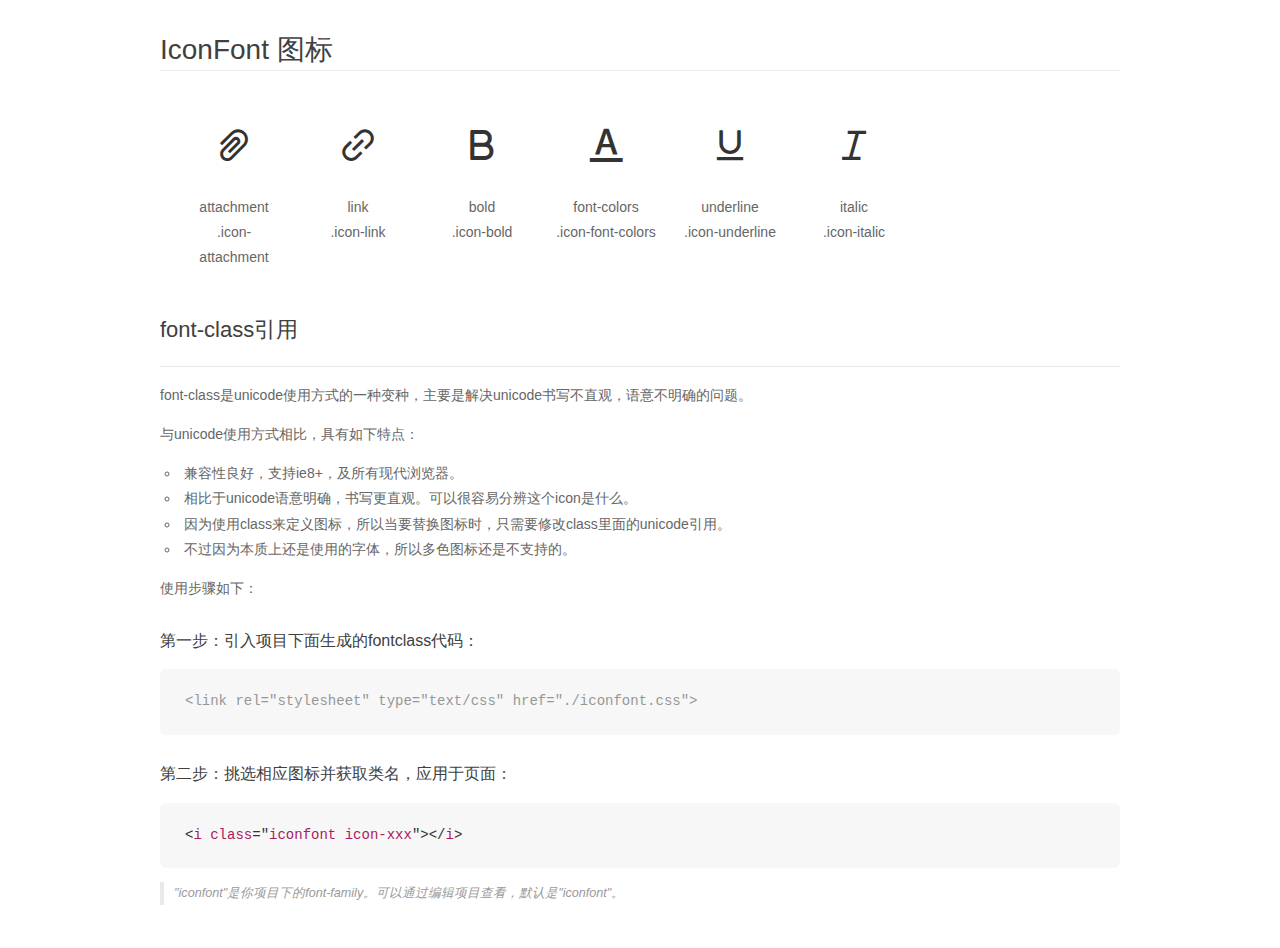
<file: star-zone-manage/icon/demo_fontclass.html>
<!DOCTYPE html>
<html>
<head>
    <meta charset="utf-8"/>
    <title>IconFont</title>
    <link rel="stylesheet" href="demo.css">
    <link rel="stylesheet" href="iconfont.css">
</head>
<body>
    <div class="main markdown">
        <h1>IconFont 图标</h1>
        <ul class="icon_lists clear">
            
                <li>
                <i class="icon iconfont icon-attachment"></i>
                    <div class="name">attachment</div>
                    <div class="fontclass">.icon-attachment</div>
                </li>
            
                <li>
                <i class="icon iconfont icon-link"></i>
                    <div class="name">link</div>
                    <div class="fontclass">.icon-link</div>
                </li>
            
                <li>
                <i class="icon iconfont icon-bold"></i>
                    <div class="name">bold</div>
                    <div class="fontclass">.icon-bold</div>
                </li>
            
                <li>
                <i class="icon iconfont icon-font-colors"></i>
                    <div class="name">font-colors</div>
                    <div class="fontclass">.icon-font-colors</div>
                </li>
            
                <li>
                <i class="icon iconfont icon-underline"></i>
                    <div class="name">underline</div>
                    <div class="fontclass">.icon-underline</div>
                </li>
            
                <li>
                <i class="icon iconfont icon-italic"></i>
                    <div class="name">italic</div>
                    <div class="fontclass">.icon-italic</div>
                </li>
            
        </ul>

        <h2 id="font-class-">font-class引用</h2>
        <hr>

        <p>font-class是unicode使用方式的一种变种，主要是解决unicode书写不直观，语意不明确的问题。</p>
        <p>与unicode使用方式相比，具有如下特点：</p>
        <ul>
        <li>兼容性良好，支持ie8+，及所有现代浏览器。</li>
        <li>相比于unicode语意明确，书写更直观。可以很容易分辨这个icon是什么。</li>
        <li>因为使用class来定义图标，所以当要替换图标时，只需要修改class里面的unicode引用。</li>
        <li>不过因为本质上还是使用的字体，所以多色图标还是不支持的。</li>
        </ul>
        <p>使用步骤如下：</p>
        <h3 id="-fontclass-">第一步：引入项目下面生成的fontclass代码：</h3>


        <pre><code class="lang-js hljs javascript"><span class="hljs-comment">&lt;link rel="stylesheet" type="text/css" href="./iconfont.css"&gt;</span></code></pre>
        <h3 id="-">第二步：挑选相应图标并获取类名，应用于页面：</h3>
        <pre><code class="lang-css hljs">&lt;<span class="hljs-selector-tag">i</span> <span class="hljs-selector-tag">class</span>="<span class="hljs-selector-tag">iconfont</span> <span class="hljs-selector-tag">icon-xxx</span>"&gt;&lt;/<span class="hljs-selector-tag">i</span>&gt;</code></pre>
        <blockquote>
        <p>"iconfont"是你项目下的font-family。可以通过编辑项目查看，默认是"iconfont"。</p>
        </blockquote>
    </div>
</body>
</html>
</file>
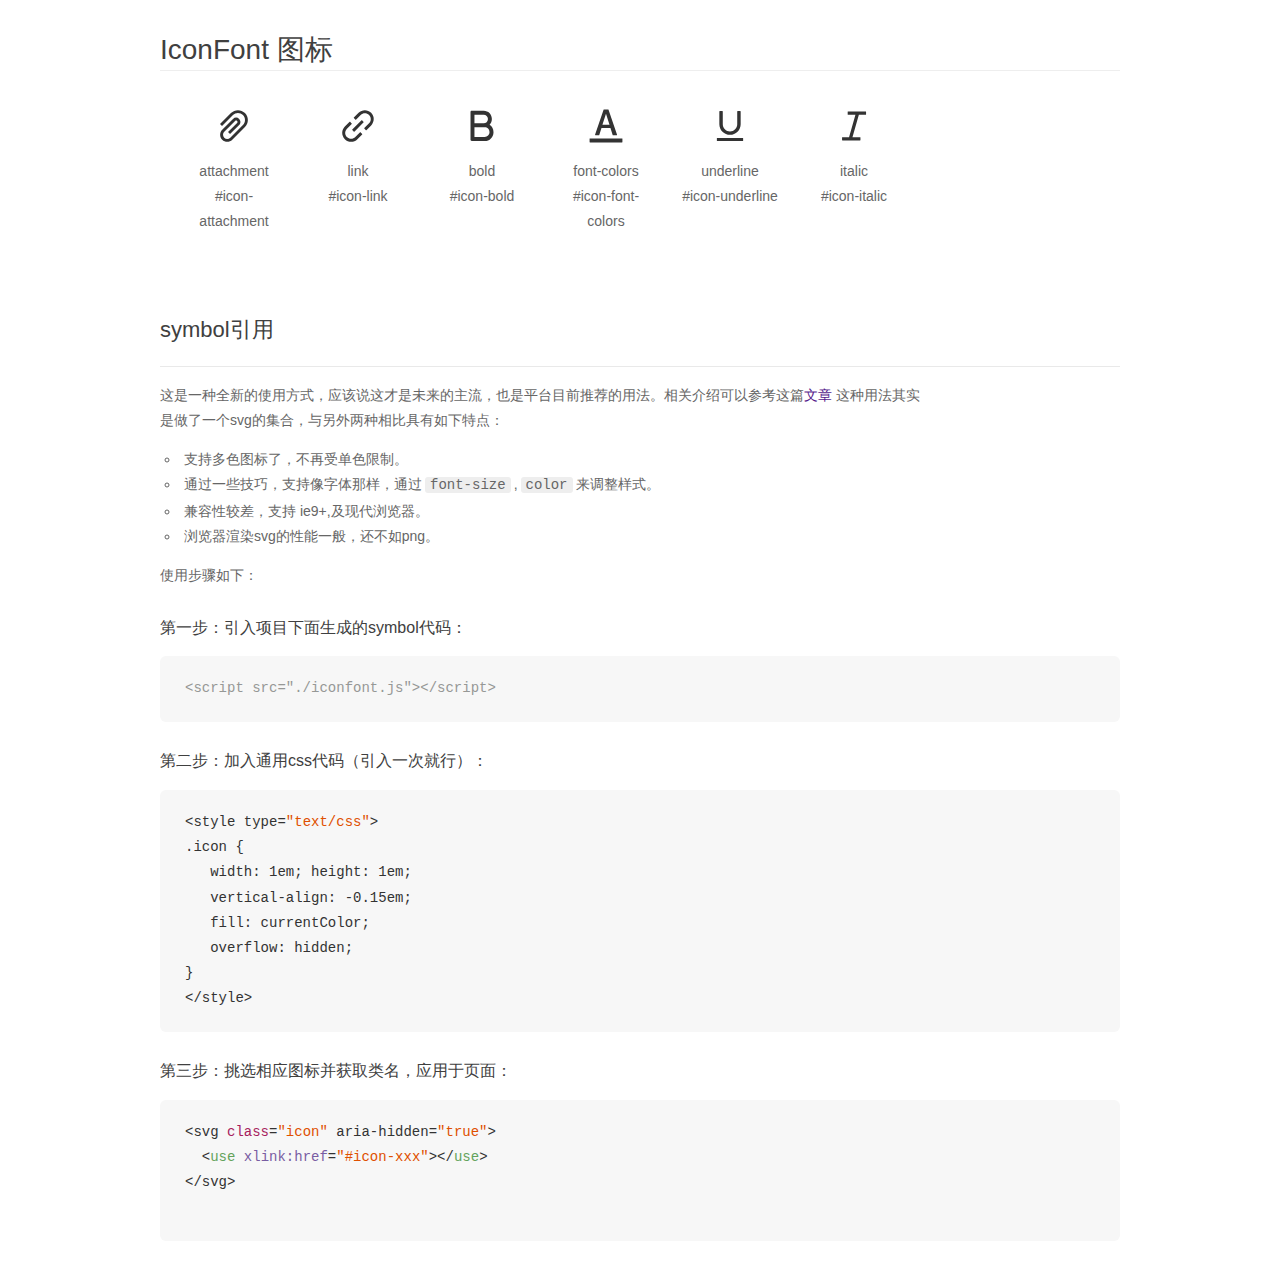
<file: star-zone-manage/icon/demo_symbol.html>
<!DOCTYPE html>
<html>
<head>
    <meta charset="utf-8"/>
    <title>IconFont</title>
    <link rel="stylesheet" href="demo.css">
    <script src="iconfont.js"></script>

    <style type="text/css">
        .icon {
          /* 通过设置 font-size 来改变图标大小 */
          width: 1em; height: 1em;
          /* 图标和文字相邻时，垂直对齐 */
          vertical-align: -0.15em;
          /* 通过设置 color 来改变 SVG 的颜色/fill */
          fill: currentColor;
          /* path 和 stroke 溢出 viewBox 部分在 IE 下会显示
             normalize.css 中也包含这行 */
          overflow: hidden;
        }

    </style>
</head>
<body>
    <div class="main markdown">
        <h1>IconFont 图标</h1>
        <ul class="icon_lists clear">
            
                <li>
                    <svg class="icon" aria-hidden="true">
                        <use xlink:href="#icon-attachment"></use>
                    </svg>
                    <div class="name">attachment</div>
                    <div class="fontclass">#icon-attachment</div>
                </li>
            
                <li>
                    <svg class="icon" aria-hidden="true">
                        <use xlink:href="#icon-link"></use>
                    </svg>
                    <div class="name">link</div>
                    <div class="fontclass">#icon-link</div>
                </li>
            
                <li>
                    <svg class="icon" aria-hidden="true">
                        <use xlink:href="#icon-bold"></use>
                    </svg>
                    <div class="name">bold</div>
                    <div class="fontclass">#icon-bold</div>
                </li>
            
                <li>
                    <svg class="icon" aria-hidden="true">
                        <use xlink:href="#icon-font-colors"></use>
                    </svg>
                    <div class="name">font-colors</div>
                    <div class="fontclass">#icon-font-colors</div>
                </li>
            
                <li>
                    <svg class="icon" aria-hidden="true">
                        <use xlink:href="#icon-underline"></use>
                    </svg>
                    <div class="name">underline</div>
                    <div class="fontclass">#icon-underline</div>
                </li>
            
                <li>
                    <svg class="icon" aria-hidden="true">
                        <use xlink:href="#icon-italic"></use>
                    </svg>
                    <div class="name">italic</div>
                    <div class="fontclass">#icon-italic</div>
                </li>
            
        </ul>


        <h2 id="symbol-">symbol引用</h2>
        <hr>

        <p>这是一种全新的使用方式，应该说这才是未来的主流，也是平台目前推荐的用法。相关介绍可以参考这篇<a href="">文章</a>
        这种用法其实是做了一个svg的集合，与另外两种相比具有如下特点：</p>
        <ul>
          <li>支持多色图标了，不再受单色限制。</li>
          <li>通过一些技巧，支持像字体那样，通过<code>font-size</code>,<code>color</code>来调整样式。</li>
          <li>兼容性较差，支持 ie9+,及现代浏览器。</li>
          <li>浏览器渲染svg的性能一般，还不如png。</li>
        </ul>
        <p>使用步骤如下：</p>
        <h3 id="-symbol-">第一步：引入项目下面生成的symbol代码：</h3>
        <pre><code class="lang-js hljs javascript"><span class="hljs-comment">&lt;script src="./iconfont.js"&gt;&lt;/script&gt;</span></code></pre>
        <h3 id="-css-">第二步：加入通用css代码（引入一次就行）：</h3>
        <pre><code class="lang-js hljs javascript">&lt;style type=<span class="hljs-string">"text/css"</span>&gt;
.icon {
   width: <span class="hljs-number">1</span>em; height: <span class="hljs-number">1</span>em;
   vertical-align: <span class="hljs-number">-0.15</span>em;
   fill: currentColor;
   overflow: hidden;
}
&lt;<span class="hljs-regexp">/style&gt;</span></code></pre>
        <h3 id="-">第三步：挑选相应图标并获取类名，应用于页面：</h3>
        <pre><code class="lang-js hljs javascript">&lt;svg <span class="hljs-class"><span class="hljs-keyword">class</span></span>=<span class="hljs-string">"icon"</span> aria-hidden=<span class="hljs-string">"true"</span>&gt;<span class="xml"><span class="hljs-tag">
  &lt;<span class="hljs-name">use</span> <span class="hljs-attr">xlink:href</span>=<span class="hljs-string">"#icon-xxx"</span>&gt;</span><span class="hljs-tag">&lt;/<span class="hljs-name">use</span>&gt;</span>
</span>&lt;<span class="hljs-regexp">/svg&gt;
        </span></code></pre>
    </div>
</body>
</html>
</file>
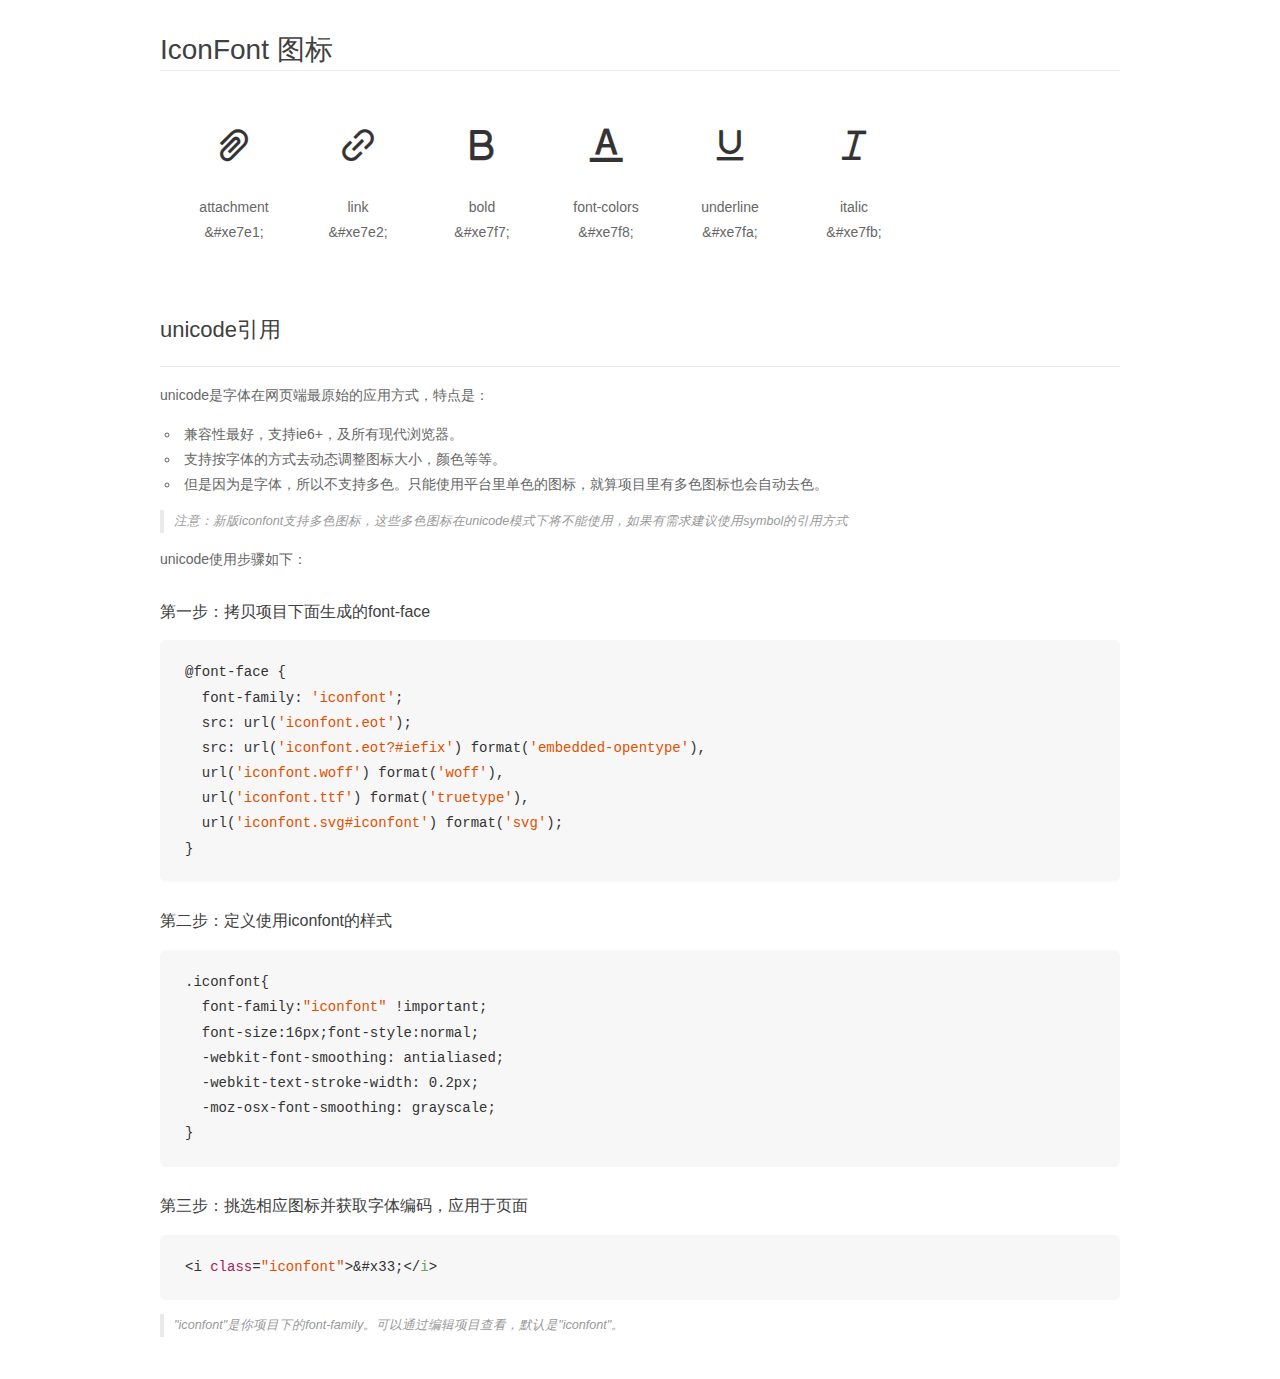
<file: star-zone-manage/icon/demo_unicode.html>
<!DOCTYPE html>
<html>
<head>
    <meta charset="utf-8"/>
    <title>IconFont</title>
    <link rel="stylesheet" href="demo.css">

    <style type="text/css">

        @font-face {font-family: "iconfont";
          src: url('iconfont.eot'); /* IE9*/
          src: url('iconfont.eot#iefix') format('embedded-opentype'), /* IE6-IE8 */
          url('iconfont.woff') format('woff'), /* chrome, firefox */
          url('iconfont.ttf') format('truetype'), /* chrome, firefox, opera, Safari, Android, iOS 4.2+*/
          url('iconfont.svg#iconfont') format('svg'); /* iOS 4.1- */
        }

        .iconfont {
          font-family:"iconfont" !important;
          font-size:16px;
          font-style:normal;
          -webkit-font-smoothing: antialiased;
          -webkit-text-stroke-width: 0.2px;
          -moz-osx-font-smoothing: grayscale;
        }

    </style>
</head>
<body>
    <div class="main markdown">
        <h1>IconFont 图标</h1>
        <ul class="icon_lists clear">
            
                <li>
                <i class="icon iconfont">&#xe7e1;</i>
                    <div class="name">attachment</div>
                    <div class="code">&amp;#xe7e1;</div>
                </li>
            
                <li>
                <i class="icon iconfont">&#xe7e2;</i>
                    <div class="name">link</div>
                    <div class="code">&amp;#xe7e2;</div>
                </li>
            
                <li>
                <i class="icon iconfont">&#xe7f7;</i>
                    <div class="name">bold</div>
                    <div class="code">&amp;#xe7f7;</div>
                </li>
            
                <li>
                <i class="icon iconfont">&#xe7f8;</i>
                    <div class="name">font-colors</div>
                    <div class="code">&amp;#xe7f8;</div>
                </li>
            
                <li>
                <i class="icon iconfont">&#xe7fa;</i>
                    <div class="name">underline</div>
                    <div class="code">&amp;#xe7fa;</div>
                </li>
            
                <li>
                <i class="icon iconfont">&#xe7fb;</i>
                    <div class="name">italic</div>
                    <div class="code">&amp;#xe7fb;</div>
                </li>
            
        </ul>
        <h2 id="unicode-">unicode引用</h2>
        <hr>

        <p>unicode是字体在网页端最原始的应用方式，特点是：</p>
        <ul>
        <li>兼容性最好，支持ie6+，及所有现代浏览器。</li>
        <li>支持按字体的方式去动态调整图标大小，颜色等等。</li>
        <li>但是因为是字体，所以不支持多色。只能使用平台里单色的图标，就算项目里有多色图标也会自动去色。</li>
        </ul>
        <blockquote>
        <p>注意：新版iconfont支持多色图标，这些多色图标在unicode模式下将不能使用，如果有需求建议使用symbol的引用方式</p>
        </blockquote>
        <p>unicode使用步骤如下：</p>
        <h3 id="-font-face">第一步：拷贝项目下面生成的font-face</h3>
        <pre><code class="lang-js hljs javascript">@font-face {
  font-family: <span class="hljs-string">'iconfont'</span>;
  src: url(<span class="hljs-string">'iconfont.eot'</span>);
  src: url(<span class="hljs-string">'iconfont.eot?#iefix'</span>) format(<span class="hljs-string">'embedded-opentype'</span>),
  url(<span class="hljs-string">'iconfont.woff'</span>) format(<span class="hljs-string">'woff'</span>),
  url(<span class="hljs-string">'iconfont.ttf'</span>) format(<span class="hljs-string">'truetype'</span>),
  url(<span class="hljs-string">'iconfont.svg#iconfont'</span>) format(<span class="hljs-string">'svg'</span>);
}
</code></pre>
        <h3 id="-iconfont-">第二步：定义使用iconfont的样式</h3>
        <pre><code class="lang-js hljs javascript">.iconfont{
  font-family:<span class="hljs-string">"iconfont"</span> !important;
  font-size:<span class="hljs-number">16</span>px;font-style:normal;
  -webkit-font-smoothing: antialiased;
  -webkit-text-stroke-width: <span class="hljs-number">0.2</span>px;
  -moz-osx-font-smoothing: grayscale;
}
</code></pre>
        <h3 id="-">第三步：挑选相应图标并获取字体编码，应用于页面</h3>
        <pre><code class="lang-js hljs javascript">&lt;i <span class="hljs-class"><span class="hljs-keyword">class</span></span>=<span class="hljs-string">"iconfont"</span>&gt;&amp;#x33;<span class="xml"><span class="hljs-tag">&lt;/<span class="hljs-name">i</span>&gt;</span></span></code></pre>

        <blockquote>
        <p>"iconfont"是你项目下的font-family。可以通过编辑项目查看，默认是"iconfont"。</p>
        </blockquote>
    </div>


</body>
</html>
</file>
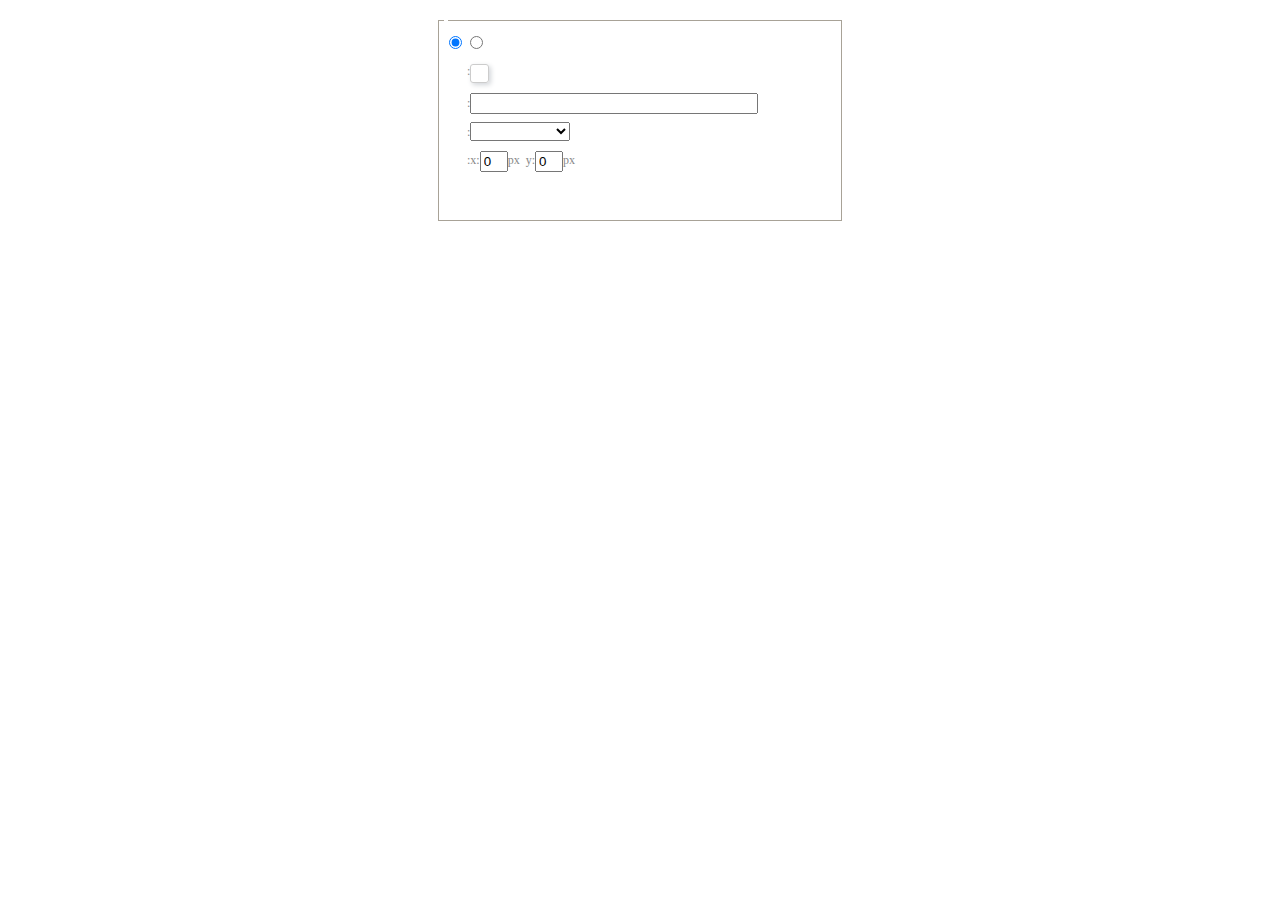
<file: star-zone-manage/js/ueditor/dialogs/background/background.html>
<!DOCTYPE HTML>
<html>
<head>
    <meta http-equiv="Content-Type" content="text/html;charset=utf-8"/>
    <script type="text/javascript" src="../internal.js"></script>
    <link rel="stylesheet" type="text/css" href="background.css">
</head>
<body>
    <div id="bg_container" class="wrapper">
        <div id="tabHeads" class="tabhead">
            <span class="focus" data-content-id="normal"><var id="lang_background_normal"></var></span>
            <span class="" data-content-id="imgManager"><var id="lang_background_local"></var></span>
        </div>
        <div id="tabBodys" class="tabbody">
            <div id="normal" class="panel focus">
                <fieldset class="bgarea">
                    <legend><var id="lang_background_set"></var></legend>
                    <div class="content">
                        <div>
                            <label><input id="nocolorRadio" class="iptradio" type="radio" name="t" value="none" checked="checked"><var id="lang_background_none"></var></label>
                            <label><input id="coloredRadio" class="iptradio" type="radio" name="t" value="color"><var id="lang_background_colored"></var></label>
                        </div>
                        <div class="wrapcolor pl">
                            <div class="color">
                                <var id="lang_background_color"></var>:
                            </div>
                            <div id="colorPicker"></div>
                            <div class="clear"></div>
                        </div>
                        <div class="wrapcolor pl">
                            <label><var id="lang_background_netimg"></var>:</label><input class="txt" type="text" id="url">
                        </div>
                        <div id="alignment" class="alignment">
                            <var id="lang_background_align"></var>:<select id="repeatType">
                                <option value="center"></option>
                                <option value="repeat-x"></option>
                                <option value="repeat-y"></option>
                                <option value="repeat"></option>
                                <option value="self"></option>
                            </select>
                        </div>
                        <div id="custom" >
                            <var id="lang_background_position"></var>:x:<input type="text" size="1" id="x" maxlength="4" value="0">px&nbsp;&nbsp;y:<input type="text" size="1" id="y" maxlength="4" value="0">px
                        </div>
                    </div>
                </fieldset>

            </div>
            <div id="imgManager" class="panel">
                <div id="imageList" style=""></div>
            </div>
        </div>
    </div>
    <script type="text/javascript" src="background.js"></script>
</body>
</html>
</file>
<file: star-zone-manage/icon/iconfont.css>
@font-face {font-family: "iconfont";
  src: url('iconfont.eot?t=1528252620543'); /* IE9*/
  src: url('iconfont.eot?t=1528252620543#iefix') format('embedded-opentype'), /* IE6-IE8 */
  url('[data-uri]') format('woff'),
  url('iconfont.ttf?t=1528252620543') format('truetype'), /* chrome, firefox, opera, Safari, Android, iOS 4.2+*/
  url('iconfont.svg?t=1528252620543#iconfont') format('svg'); /* iOS 4.1- */
}

.iconfont {
  font-family:"iconfont" !important;
  font-size:16px;
  font-style:normal;
  -webkit-font-smoothing: antialiased;
  -moz-osx-font-smoothing: grayscale;
}

.icon-attachment:before { content: "\e7e1"; }

.icon-link:before { content: "\e7e2"; }

.icon-bold:before { content: "\e7f7"; }

.icon-font-colors:before { content: "\e7f8"; }

.icon-underline:before { content: "\e7fa"; }

.icon-italic:before { content: "\e7fb"; }
</file>
<file: star-zone-manage/js/ueditor/dialogs/background/background.css>
.wrapper{ width: 424px;margin: 10px auto; zoom:1;position: relative}
.tabbody{height:225px;}
.tabbody .panel { position: absolute;width:100%; height:100%;background: #fff; display: none;}
.tabbody .focus { display: block;}

body{font-size: 12px;color: #888;overflow: hidden;}
input,label{vertical-align:middle}
.clear{clear: both;}
.pl{padding-left: 18px;padding-left: 23px\9;}

#imageList {width: 420px;height: 215px;margin-top: 10px;overflow: hidden;overflow-y: auto;}
#imageList div {float: left;width: 100px;height: 95px;margin: 5px 10px;}
#imageList img {cursor: pointer;border: 2px solid white;}

.bgarea{margin: 10px;padding: 5px;height: 84%;border: 1px solid #A8A297;}
.content div{margin: 10px 0 10px 5px;}
.content .iptradio{margin: 0px 5px 5px 0px;}
.txt{width:280px;}

.wrapcolor{height: 19px;}
div.color{float: left;margin: 0;}
#colorPicker{width: 17px;height: 17px;border: 1px solid #CCC;display: inline-block;border-radius: 3px;box-shadow: 2px 2px 5px #D3D6DA;margin: 0;float: left;}
div.alignment,#custom{margin-left: 23px;margin-left: 28px\9;}
#custom input{height: 15px;min-height: 15px;width:20px;}
#repeatType{width:100px;}


/* 图片管理样式 */
#imgManager {
    width: 100%;
    height: 225px;
}
#imgManager #imageList{
    width: 100%;
    overflow-x: hidden;
    overflow-y: auto;
}
#imgManager ul {
    display: block;
    list-style: none;
    margin: 0;
    padding: 0;
}
#imgManager li {
    float: left;
    display: block;
    list-style: none;
    padding: 0;
    width: 113px;
    height: 113px;
    margin: 9px 0 0 19px;
    background-color: #eee;
    overflow: hidden;
    cursor: pointer;
    position: relative;
}
#imgManager li.clearFloat {
    float: none;
    clear: both;
    display: block;
    width:0;
    height:0;
    margin: 0;
    padding: 0;
}
#imgManager li img {
    cursor: pointer;
}
#imgManager li .icon {
    cursor: pointer;
    width: 113px;
    height: 113px;
    position: absolute;
    top: 0;
    left: 0;
    z-index: 2;
    border: 0;
    background-repeat: no-repeat;
}
#imgManager li .icon:hover {
    width: 107px;
    height: 107px;
    border: 3px solid #1094fa;
}
#imgManager li.selected .icon {
    background-image: url(images/success.png);
    background-position: 75px 75px;
}
#imgManager li.selected .icon:hover {
    width: 107px;
    height: 107px;
    border: 3px solid #1094fa;
    background-position: 72px 72px;
}
</file>
<file: star-zone-manage/icon/demo.css>
*{margin: 0;padding: 0;list-style: none;}
/*
KISSY CSS Reset
理念：1. reset 的目的不是清除浏览器的默认样式，这仅是部分工作。清除和重置是紧密不可分的。
2. reset 的目的不是让默认样式在所有浏览器下一致，而是减少默认样式有可能带来的问题。
3. reset 期望提供一套普适通用的基础样式。但没有银弹，推荐根据具体需求，裁剪和修改后再使用。
特色：1. 适应中文；2. 基于最新主流浏览器。
维护：玉伯<lifesinger@gmail.com>, 正淳<ragecarrier@gmail.com>
 */

/** 清除内外边距 **/
body, h1, h2, h3, h4, h5, h6, hr, p, blockquote, /* structural elements 结构元素 */
dl, dt, dd, ul, ol, li, /* list elements 列表元素 */
pre, /* text formatting elements 文本格式元素 */
form, fieldset, legend, button, input, textarea, /* form elements 表单元素 */
th, td /* table elements 表格元素 */ {
  margin: 0;
  padding: 0;
}

/** 设置默认字体 **/
body,
button, input, select, textarea /* for ie */ {
  font: 12px/1.5 tahoma, arial, \5b8b\4f53, sans-serif;
}
h1, h2, h3, h4, h5, h6 { font-size: 100%; }
address, cite, dfn, em, var { font-style: normal; } /* 将斜体扶正 */
code, kbd, pre, samp { font-family: courier new, courier, monospace; } /* 统一等宽字体 */
small { font-size: 12px; } /* 小于 12px 的中文很难阅读，让 small 正常化 */

/** 重置列表元素 **/
ul, ol { list-style: none; }

/** 重置文本格式元素 **/
a { text-decoration: none; }
a:hover { text-decoration: underline; }


/** 重置表单元素 **/
legend { color: #000; } /* for ie6 */
fieldset, img { border: 0; } /* img 搭车：让链接里的 img 无边框 */
button, input, select, textarea { font-size: 100%; } /* 使得表单元素在 ie 下能继承字体大小 */
/* 注：optgroup 无法扶正 */

/** 重置表格元素 **/
table { border-collapse: collapse; border-spacing: 0; }

/* 清除浮动 */
.ks-clear:after, .clear:after {
  content: '\20';
  display: block;
  height: 0;
  clear: both;
}
.ks-clear, .clear {
  *zoom: 1;
}

.main {
  padding: 30px 100px;
width: 960px;
margin: 0 auto;
}
.main h1{font-size:36px; color:#333; text-align:left;margin-bottom:30px; border-bottom: 1px solid #eee;}

.helps{margin-top:40px;}
.helps pre{
  padding:20px;
  margin:10px 0;
  border:solid 1px #e7e1cd;
  background-color: #fffdef;
  overflow: auto;
}

.icon_lists{
  width: 100% !important;

}

.icon_lists li{
  float:left;
  width: 100px;
  height:180px;
  text-align: center;
  list-style: none !important;
}
.icon_lists .icon{
  font-size: 42px;
  line-height: 100px;
  margin: 10px 0;
  color:#333;
  -webkit-transition: font-size 0.25s ease-out 0s;
  -moz-transition: font-size 0.25s ease-out 0s;
  transition: font-size 0.25s ease-out 0s;

}
.icon_lists .icon:hover{
  font-size: 100px;
}



.markdown {
  color: #666;
  font-size: 14px;
  line-height: 1.8;
}

.highlight {
  line-height: 1.5;
}

.markdown img {
  vertical-align: middle;
  max-width: 100%;
}

.markdown h1 {
  color: #404040;
  font-weight: 500;
  line-height: 40px;
  margin-bottom: 24px;
}

.markdown h2,
.markdown h3,
.markdown h4,
.markdown h5,
.markdown h6 {
  color: #404040;
  margin: 1.6em 0 0.6em 0;
  font-weight: 500;
  clear: both;
}

.markdown h1 {
  font-size: 28px;
}

.markdown h2 {
  font-size: 22px;
}

.markdown h3 {
  font-size: 16px;
}

.markdown h4 {
  font-size: 14px;
}

.markdown h5 {
  font-size: 12px;
}

.markdown h6 {
  font-size: 12px;
}

.markdown hr {
  height: 1px;
  border: 0;
  background: #e9e9e9;
  margin: 16px 0;
  clear: both;
}

.markdown p,
.markdown pre {
  margin: 1em 0;
}

.markdown > p,
.markdown > blockquote,
.markdown > .highlight,
.markdown > ol,
.markdown > ul {
  width: 80%;
}

.markdown ul > li {
  list-style: circle;
}

.markdown > ul li,
.markdown blockquote ul > li {
  margin-left: 20px;
  padding-left: 4px;
}

.markdown > ul li p,
.markdown > ol li p {
  margin: 0.6em 0;
}

.markdown ol > li {
  list-style: decimal;
}

.markdown > ol li,
.markdown blockquote ol > li {
  margin-left: 20px;
  padding-left: 4px;
}

.markdown code {
  margin: 0 3px;
  padding: 0 5px;
  background: #eee;
  border-radius: 3px;
}

.markdown pre {
  border-radius: 6px;
  background: #f7f7f7;
  padding: 20px;
}

.markdown pre code {
  border: none;
  background: #f7f7f7;
  margin: 0;
}

.markdown strong,
.markdown b {
  font-weight: 600;
}

.markdown > table {
  border-collapse: collapse;
  border-spacing: 0px;
  empty-cells: show;
  border: 1px solid #e9e9e9;
  width: 95%;
  margin-bottom: 24px;
}

.markdown > table th {
  white-space: nowrap;
  color: #333;
  font-weight: 600;

}

.markdown > table th,
.markdown > table td {
  border: 1px solid #e9e9e9;
  padding: 8px 16px;
  text-align: left;
}

.markdown > table th {
  background: #F7F7F7;
}

.markdown blockquote {
  font-size: 90%;
  color: #999;
  border-left: 4px solid #e9e9e9;
  padding-left: 0.8em;
  margin: 1em 0;
  font-style: italic;
}

.markdown blockquote p {
  margin: 0;
}

.markdown .anchor {
  opacity: 0;
  transition: opacity 0.3s ease;
  margin-left: 8px;
}

.markdown .waiting {
  color: #ccc;
}

.markdown h1:hover .anchor,
.markdown h2:hover .anchor,
.markdown h3:hover .anchor,
.markdown h4:hover .anchor,
.markdown h5:hover .anchor,
.markdown h6:hover .anchor {
  opacity: 1;
  display: inline-block;
}

.markdown > br,
.markdown > p > br {
  clear: both;
}


.hljs {
  display: block;
  background: white;
  padding: 0.5em;
  color: #333333;
  overflow-x: auto;
}

.hljs-comment,
.hljs-meta {
  color: #969896;
}

.hljs-string,
.hljs-variable,
.hljs-template-variable,
.hljs-strong,
.hljs-emphasis,
.hljs-quote {
  color: #df5000;
}

.hljs-keyword,
.hljs-selector-tag,
.hljs-type {
  color: #a71d5d;
}

.hljs-literal,
.hljs-symbol,
.hljs-bullet,
.hljs-attribute {
  color: #0086b3;
}

.hljs-section,
.hljs-name {
  color: #63a35c;
}

.hljs-tag {
  color: #333333;
}

.hljs-title,
.hljs-attr,
.hljs-selector-id,
.hljs-selector-class,
.hljs-selector-attr,
.hljs-selector-pseudo {
  color: #795da3;
}

.hljs-addition {
  color: #55a532;
  background-color: #eaffea;
}

.hljs-deletion {
  color: #bd2c00;
  background-color: #ffecec;
}

.hljs-link {
  text-decoration: underline;
}

pre{
  background: #fff;
}
</file>
